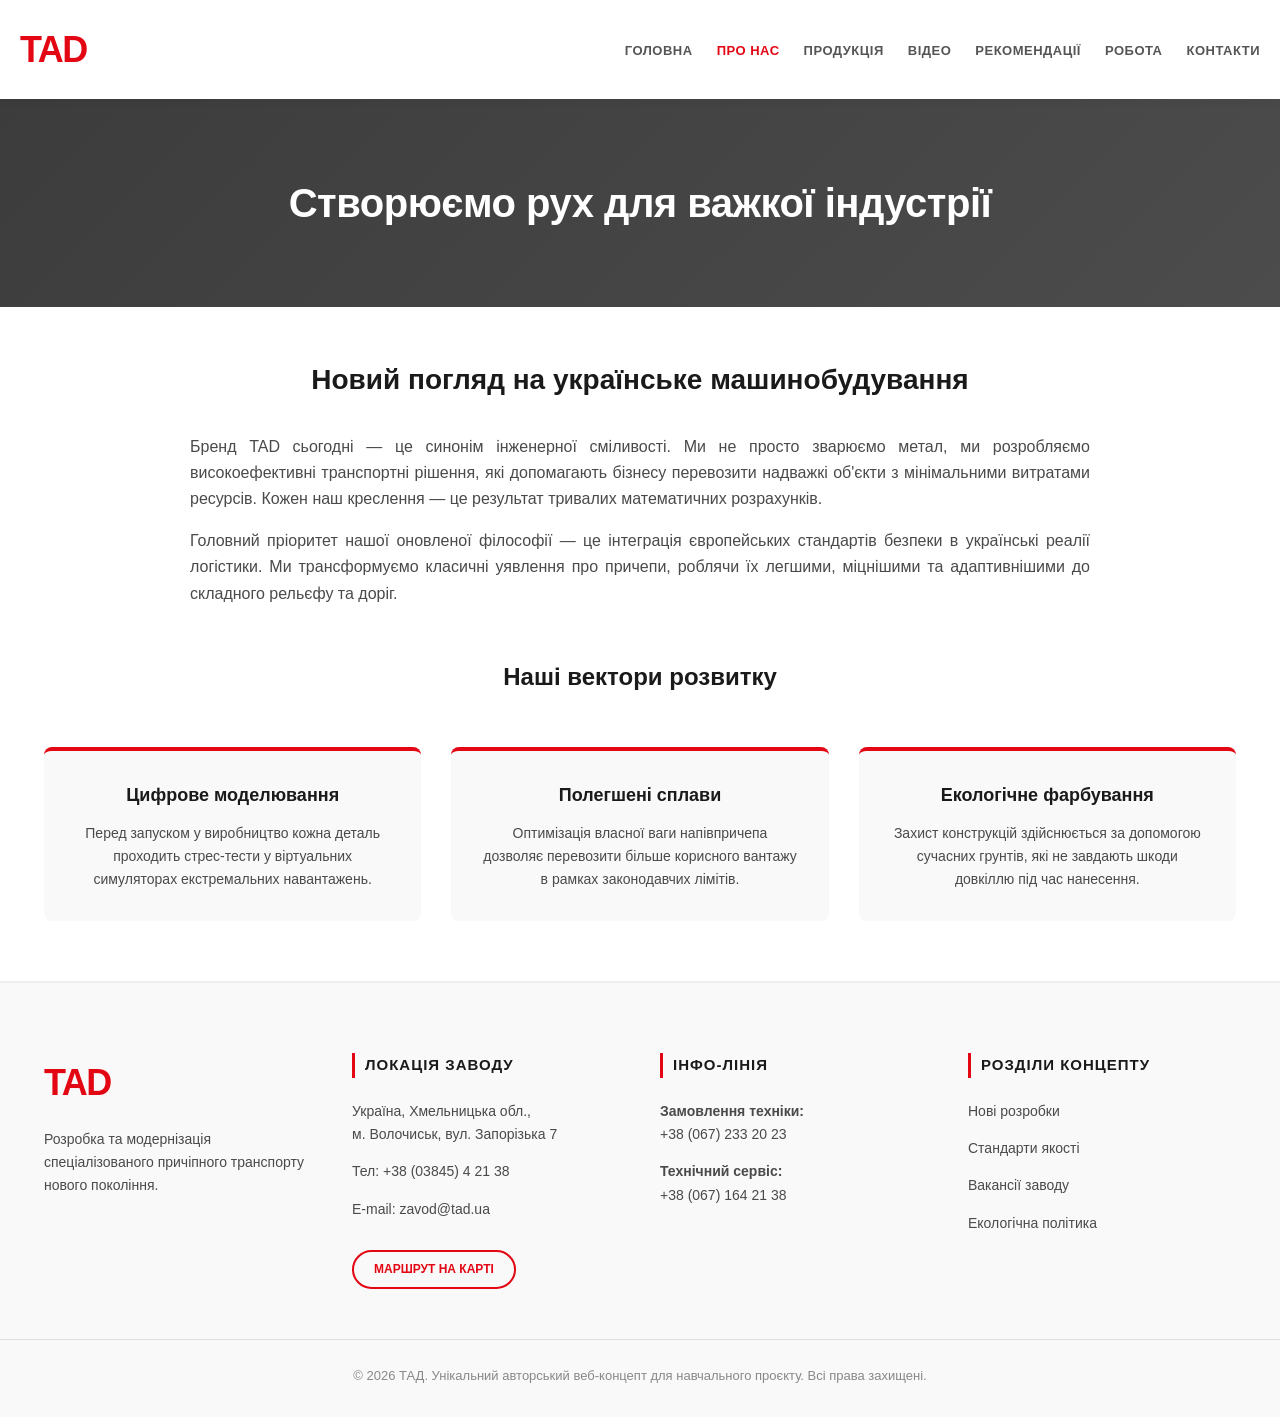
<file: about.html>
<!DOCTYPE html>
<html lang="uk">
<head>
    <meta charset="UTF-8">
    <meta name="viewport" content="width=device-width, initial-scale=1.0">
    <title>Філософія бренду — TAD Concept</title>
    <link rel="Stylesheet" href="style.css">
    <style>
        .about-hero {
            background: linear-gradient(135deg, rgba(26,26,26,0.85) 0%, rgba(0,0,0,0.7) 100%), 
                        url('https://picsum.photos/1200/400?grayscale') no-repeat center center/cover;
            padding: 80px 0;
            text-align: center;
            color: #fff;
        }
        .features-grid {
            display: grid;
            grid-template-columns: repeat(auto-fit, minmax(250px, 1fr));
            gap: 30px;
            margin: 50px 0;
        }
        .feature-card {
            background: var(--bg-light);
            padding: 30px;
            border-radius: 8px;
            border-top: 4px solid var(--brand-red);
            text-align: center;
        }
        .feature-card h4 {
            font-size: 18px;
            margin-bottom: 12px;
            font-weight: 700;
        }
    </style>
</head>
<body>

    <!-- Хедер -->
    <header class="tad-header">
        <div class="wrapper header-container">
            <div class="brand-logo">TAD</div>
            <nav>
                <ul class="navigation-menu">
                    <li><a href="index.html">Головна</a></li>
                    <li><a href="about.html" style="color: var(--brand-red);">Про нас</a></li>
                    <li><a href="products.html">Продукція</a></li>
                    <li><a href="video.html">Відео</a></li>
                    <li><a href="recommendations.html">Рекомендації</a></li>
                    <li><a href="careers.html">Робота</a></li>
                    <li><a href="contacts.html">Контакти</a></li>
                </ul>
            </nav>
        </div>
    </header>

    <!-- Банер -->
    <section class="about-hero">
        <div class="wrapper">
            <h1 class="hero-title" style="font-size: 2.5rem; margin-bottom: 0;">Створюємо рух для важкої індустрії</h1>
        </div>
    </section>

    <main class="wrapper">
        <!-- Альтернативний текст про компанію -->
        <article class="info-block" style="margin-top: 50px; margin-bottom: 50px;">
            <h2>Новий погляд на українське машинобудування</h2>
            <p style="margin-bottom: 15px;">Бренд TAD сьогодні — це синонім інженерної сміливості. Ми не просто зварюємо метал, ми розробляємо високоефективні транспортні рішення, які допомагають бізнесу перевозити надважкі об'єкти з мінімальними витратами ресурсів. Кожен наш креслення — це результат тривалих математичних розрахунків.</p>
            <p>Головний пріоритет нашої оновленої філософії — це інтеграція європейських стандартів безпеки в українські реалії логістики. Ми трансформуємо класичні уявлення про причепи, роблячи їх легшими, міцнішими та адаптивнішими до складного рельєфу та доріг.</p>
        </article>

        <!-- Нова сітка переваг -->
        <section style="margin-bottom: 60px;">
            <h2 style="text-align: center; font-weight: 800; margin-bottom: 30px;">Наші вектори розвитку</h2>
            <div class="features-grid">
                <div class="feature-card">
                    <h4>Цифрове моделювання</h4>
                    <p style="font-size: 14px; color: var(--text-gray);">Перед запуском у виробництво кожна деталь проходить стрес-тести у віртуальних симуляторах екстремальних навантажень.</p>
                </div>
                <div class="feature-card">
                    <h4>Полегшені сплави</h4>
                    <p style="font-size: 14px; color: var(--text-gray);">Оптимізація власної ваги напівпричепа дозволяє перевозити більше корисного вантажу в рамках законодавчих лімітів.</p>
                </div>
                <div class="feature-card">
                    <h4>Екологічне фарбування</h4>
                    <p style="font-size: 14px; color: var(--text-gray);">Захист конструкцій здійснюється за допомогою сучасних грунтів, які не завдають шкоди довкіллю під час нанесення.</p>
                </div>
            </div>
        </section>
    </main>

    <!-- Перероблений Футер -->
    <footer class="site-footer">
        <div class="wrapper footer-layout">
            <div class="footer-column">
                <div class="brand-logo" style="margin-bottom: 15px;">TAD</div>
                <p style="font-size: 14px; color: var(--text-gray);">Розробка та модернізація спеціалізованого причіпного транспорту нового покоління.</p>
            </div>
            <div class="footer-column">
                <div class="footer-caption">Локація заводу</div>
                <ul class="footer-list">
                    <li>Україна, Хмельницька обл.,<br>м. Волочиськ, вул. Запорізька 7</li>
                    <li><a href="tel:+380384542138">Тел: +38 (03845) 4 21 38</a></li>
                    <li><a href="mailto:zavod@tad.ua">E-mail: zavod@tad.ua</a></li>
                </ul>
                <a href="#" class="map-trigger">Маршрут на карті</a>
            </div>
            <div class="footer-column">
                <div class="footer-caption">Інфо-лінія</div>
                <ul class="footer-list">
                    <li><strong>Замовлення техніки:</strong><br><a href="tel:+380672332023">+38 (067) 233 20 23</a></li>
                    <li><strong>Технічний сервіс:</strong><br><a href="tel:+380671642138">+38 (067) 164 21 38</a></li>
                </ul>
            </div>
            <div class="footer-column">
                <div class="footer-caption">Розділи концепту</div>
                <ul class="footer-list">
                    <li><a href="#">Нові розробки</a></li>
                    <li><a href="#">Стандарти якості</a></li>
                    <li><a href="careers.html">Вакансії заводу</a></li>
                    <li><a href="#">Екологічна політика</a></li>
                </ul>
            </div>
        </div>
        <div class="footer-copyright">
            <div class="wrapper">
                <p>&copy; 2026 ТАД. Унікальний авторський веб-концепт для навчального проєкту. Всі права захищені.</p>
            </div>
        </div>
    </footer>
</body>
</html>
</file>
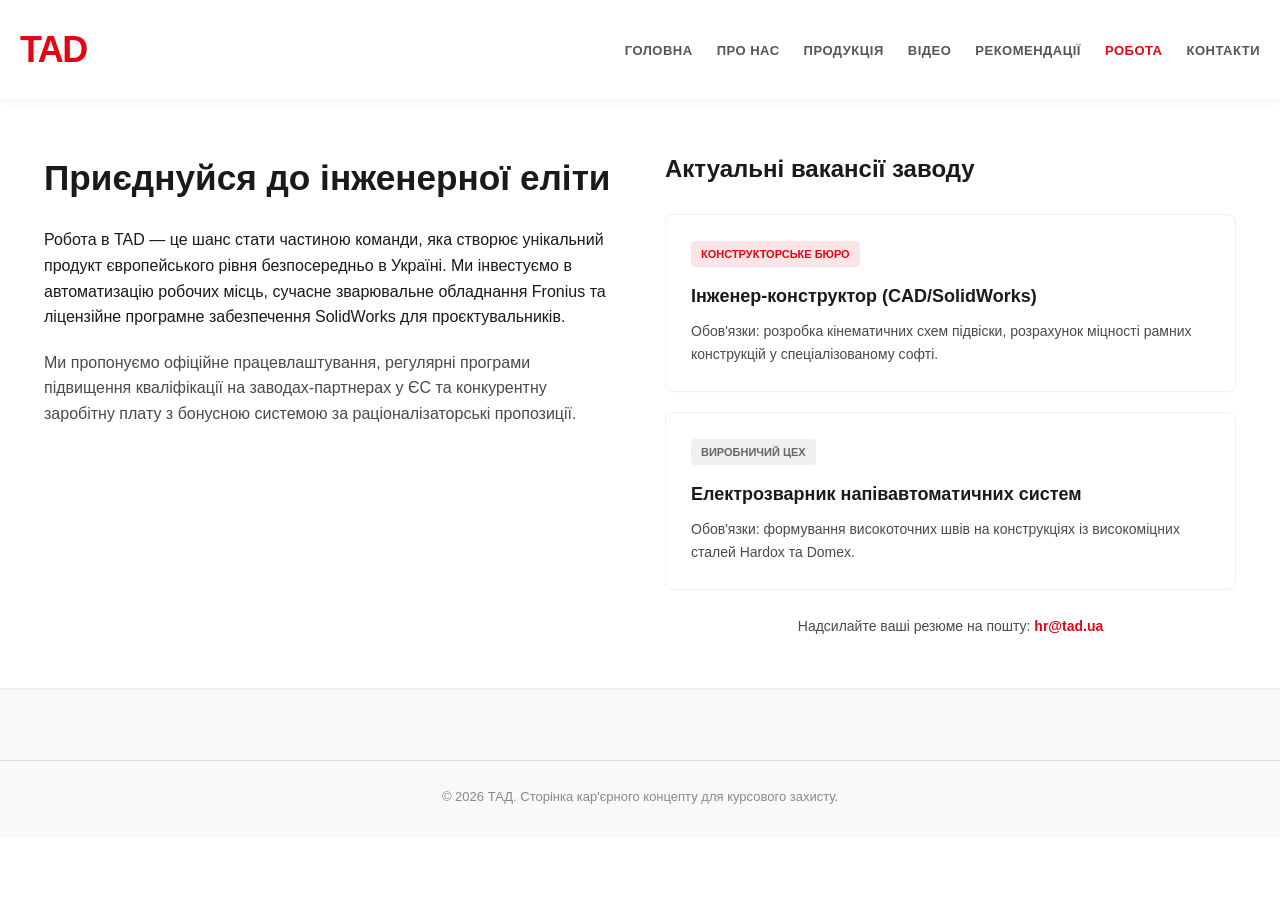
<file: careers.html>
<!DOCTYPE html>
<html lang="uk">
<head>
    <meta charset="UTF-8">
    <meta name="viewport" content="width=device-width, initial-scale=1.0">
    <title>Кар'єра в TAD Concept — Будуй майбутнє</title>
    <link rel="Stylesheet" href="style.css">
    <style>
        .career-section {
            display: grid;
            grid-template-columns: 1fr 1fr;
            gap: 50px;
            margin: 50px 0;
        }
        @media (max-width: 768px) {
            .career-section { grid-template-columns: 1fr; }
        }
        .job-card {
            background: #fff;
            padding: 25px;
            border-radius: 8px;
            border: 1px solid #eef0f2;
            margin-bottom: 20px;
            box-shadow: 0 2px 6px rgba(0,0,0,0.01);
        }
        .job-card h3 {
            font-size: 18px;
            font-weight: 700;
            color: var(--brand-dark);
            margin-bottom: 8px;
        }
        .job-tag {
            display: inline-block;
            background: #f0f0f0;
            padding: 4px 10px;
            font-size: 11px;
            font-weight: 700;
            text-transform: uppercase;
            border-radius: 4px;
            margin-bottom: 15px;
            color: #666;
        }
    </style>
</head>
<body>

    <!-- Хедер -->
    <header class="tad-header">
        <div class="wrapper header-container">
            <div class="brand-logo">TAD</div>
            <nav>
                <ul class="navigation-menu">
                    <li><a href="index.html">Головна</a></li>
                    <li><a href="about.html">Про нас</a></li>
                    <li><a href="products.html">Продукція</a></li>
                    <li><a href="video.html">Відео</a></li>
                    <li><a href="recommendations.html">Рекомендації</a></li>
                    <li><a href="careers.html" style="color: var(--brand-red);">Робота</a></li>
                    <li><a href="contacts.html">Контакти</a></li>
                </ul>
            </nav>
        </div>
    </header>

    <main class="wrapper">
        <div class="career-section">
            
            <!-- Ліва колонка: Чому ми -->
            <div>
                <h1 style="font-weight: 900; margin-bottom: 20px; font-size: 2.2rem;">Приєднуйся до інженерної еліти</h1>
                <p style="line-height: 1.6; margin-bottom: 20px;">Робота в TAD — це шанс стати частиною команди, яка створює унікальний продукт європейського рівня безпосередньо в Україні. Ми інвестуємо в автоматизацію робочих місць, сучасне зварювальне обладнання Fronius та ліцензійне програмне забезпечення SolidWorks для проєктувальників.</p>
                <p style="line-height: 1.6; color: var(--text-gray);">Ми пропонуємо офіційне працевлаштування, регулярні програми підвищення кваліфікації на заводах-партнерах у ЄС та конкурентну заробітну плату з бонусною системою за раціоналізаторські пропозиції.</p>
            </div>

            <!-- Права колонка: Відкриті позиції -->
            <div>
                <h2 style="font-weight: 800; margin-bottom: 25px;">Актуальні вакансії заводу</h2>
                
                <!-- Вакансія 1 -->
                <div class="job-card">
                    <span class="job-tag" style="background: rgba(223, 6, 19, 0.1); color: var(--brand-red);">Конструкторське Бюро</span>
                    <h3>Інженер-конструктор (CAD/SolidWorks)</h3>
                    <p style="font-size: 14px; color: var(--text-gray);">Обов'язки: розробка кінематичних схем підвіски, розрахунок міцності рамних конструкцій у спеціалізованому софті.</p>
                </div>

                <!-- Вакансія 2 -->
                <div class="job-card">
                    <span class="job-tag">Виробничий цех</span>
                    <h3>Електрозварник напівавтоматичних систем</h3>
                    <p style="font-size: 14px; color: var(--text-gray);">Обов'язки: формування високоточних швів на конструкціях із високоміцних сталей Hardox та Domex.</p>
                </div>

                <p style="text-align: center; font-size: 14px; color: var(--text-gray); margin-top: 25px;">
                    Надсилайте ваші резюме на пошту: <a href="mailto:hr@tad.ua" style="font-weight: 700; color: var(--brand-red);">hr@tad.ua</a>
                </p>
            </div>

        </div>
    </main>

    <footer class="site-footer">
        <div class="footer-copyright"><div class="wrapper"><p>&copy; 2026 ТАД. Сторінка кар'єрного концепту для курсового захисту.</p></div></div>
    </footer>
</body>
</html>
</file>
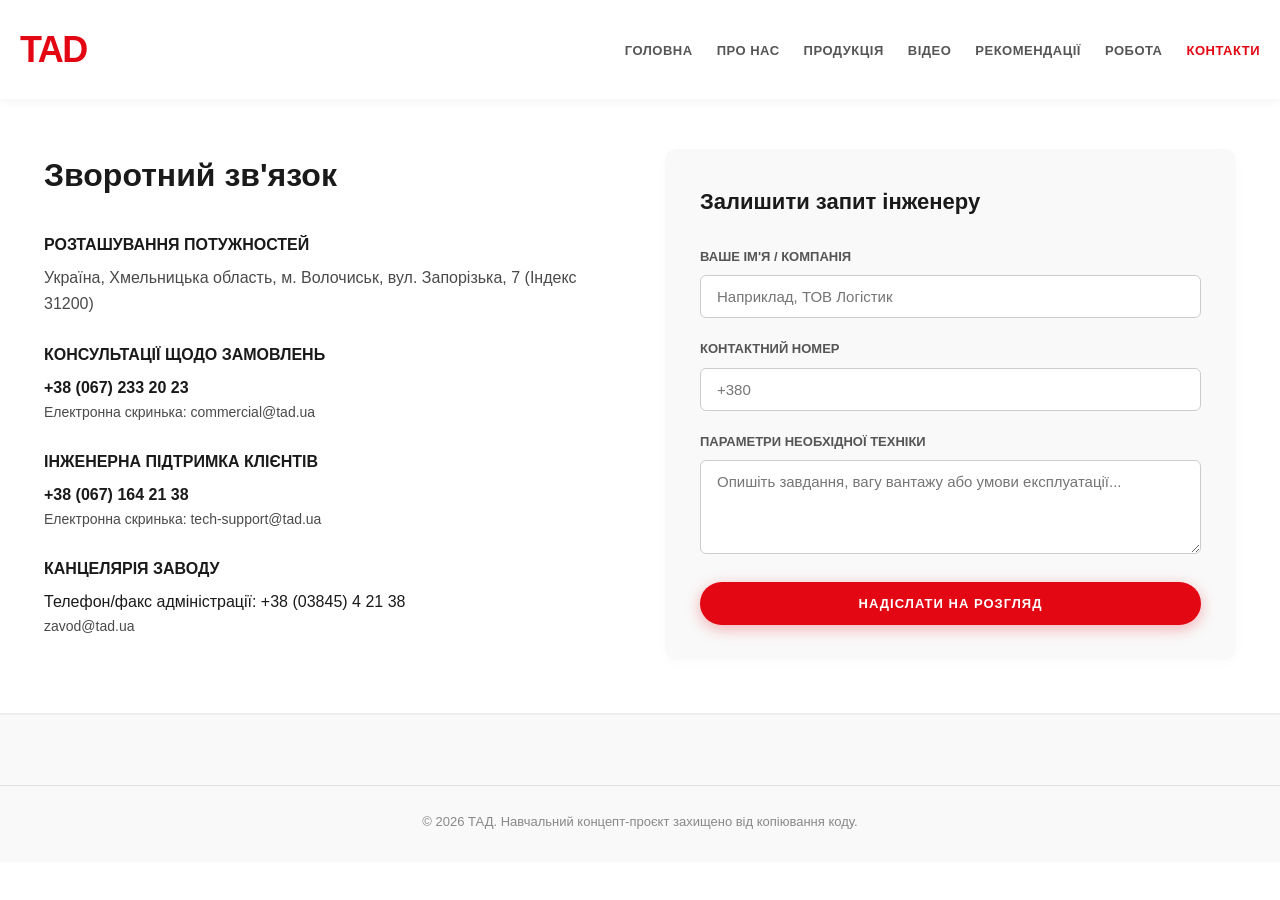
<file: contacts.html>
<!DOCTYPE html>
<html lang="uk">
<head>
    <meta charset="UTF-8">
    <meta name="viewport" content="width=device-width, initial-scale=1.0">
    <title>Контакти — TAD Concept</title>
    <link rel="Stylesheet" href="style.css">
    <style>
        .contacts-container {
            display: grid;
            grid-template-columns: repeat(auto-fit, minmax(320px, 1fr));
            gap: 50px;
            margin: 50px 0;
        }
        .contact-form {
            background: var(--bg-light);
            padding: 35px;
            border-radius: 12px;
            box-shadow: 0 4px 15px rgba(0,0,0,0.02);
        }
        .form-group {
            margin-bottom: 20px;
        }
        .form-group label {
            display: block;
            font-size: 13px;
            font-weight: 700;
            text-transform: uppercase;
            margin-bottom: 8px;
            color: #555;
        }
        .form-group input, .form-group textarea {
            width: 100%;
            padding: 12px 16px;
            border: 1px solid #ccc;
            border-radius: 6px;
            font-family: inherit;
            font-size: 15px;
            transition: var(--transition-smooth);
        }
        .form-group input:focus, .form-group textarea:focus {
            outline: none;
            border-color: var(--brand-red);
            box-shadow: 0 0 0 3px rgba(223, 6, 19, 0.15);
        }
        .dept-contact {
            margin-bottom: 25px;
        }
        .dept-contact h3 {
            font-size: 16px;
            font-weight: 800;
            text-transform: uppercase;
            color: var(--brand-dark);
            margin-bottom: 6px;
        }
    </style>
</head>
<body>

    <!-- Хедер -->
    <header class="tad-header">
        <div class="wrapper header-container">
            <div class="brand-logo">TAD</div>
            <nav>
                <ul class="navigation-menu">
                    <li><a href="index.html">Головна</a></li>
                    <li><a href="about.html">Про нас</a></li>
                    <li><a href="products.html">Продукція</a></li>
                    <li><a href="video.html">Відео</a></li>
                    <li><a href="recommendations.html">Рекомендації</a></li>
                    <li><a href="careers.html">Робота</a></li>
                    <li><a href="contacts.html" style="color: var(--brand-red);">Контакти</a></li>
                </ul>
            </nav>
        </div>
    </header>

    <main class="wrapper">
        <div class="contacts-container">
            
            <!-- Інформаційне крило -->
            <div>
                <h1 style="font-weight: 900; margin-bottom: 30px;">Зворотний зв'язок</h1>
                
                <div class="dept-contact">
                    <h3>Розташування потужностей</h3>
                    <p style="color: var(--text-gray);">Україна, Хмельницька область, м. Волочиськ, вул. Запорізька, 7 (Індекс 31200)</p>
                </div>

                <div class="dept-contact">
                    <h3>Консультації щодо замовлень</h3>
                    <p><a href="tel:+380672332023" style="font-weight: 700;">+38 (067) 233 20 23</a></p>
                    <p style="color: var(--text-gray); font-size: 14px;">Електронна скринька: commercial@tad.ua</p>
                </div>

                <div class="dept-contact">
                    <h3>Інженерна підтримка клієнтів</h3>
                    <p><a href="tel:+380671642138" style="font-weight: 700;">+38 (067) 164 21 38</a></p>
                    <p style="color: var(--text-gray); font-size: 14px;">Електронна скринька: tech-support@tad.ua</p>
                </div>

                <div class="dept-contact">
                    <h3>Канцелярія заводу</h3>
                    <p>Телефон/факс адміністрації: +38 (03845) 4 21 38</p>
                    <p style="color: var(--text-gray); font-size: 14px;">zavod@tad.ua</p>
                </div>
            </div>

            <!-- Форма зв'язку -->
            <div>
                <form class="contact-form" action="#" method="POST">
                    <h2 style="font-weight: 800; margin-bottom: 25px; font-size: 22px;">Залишити запит інженеру</h2>
                    
                    <div class="form-group">
                        <label for="name">Ваше ім'я / Компанія</label>
                        <input type="text" id="name" required placeholder="Наприклад, ТОВ Логістик">
                    </div>

                    <div class="form-group">
                        <label for="phone">Контактний номер</label>
                        <input type="tel" id="phone" required placeholder="+380">
                    </div>

                    <div class="form-group">
                        <label for="message">Параметри необхідної техніки</label>
                        <textarea id="message" rows="4" required placeholder="Опишіть завдання, вагу вантажу або умови експлуатації..."></textarea>
                    </div>

                    <button type="submit" class="action-button" style="border: none; width: 100%; cursor: pointer;">Надіслати на розгляд</button>
                </form>
            </div>

        </div>
    </main>

    <!-- Компактний футер -->
    <footer class="site-footer">
        <div class="footer-copyright">
            <div class="wrapper">
                <p>&copy; 2026 ТАД. Навчальний концепт-проєкт захищено від копіювання коду.</p>
            </div>
        </div>
    </footer>
</body>
</html>
</file>
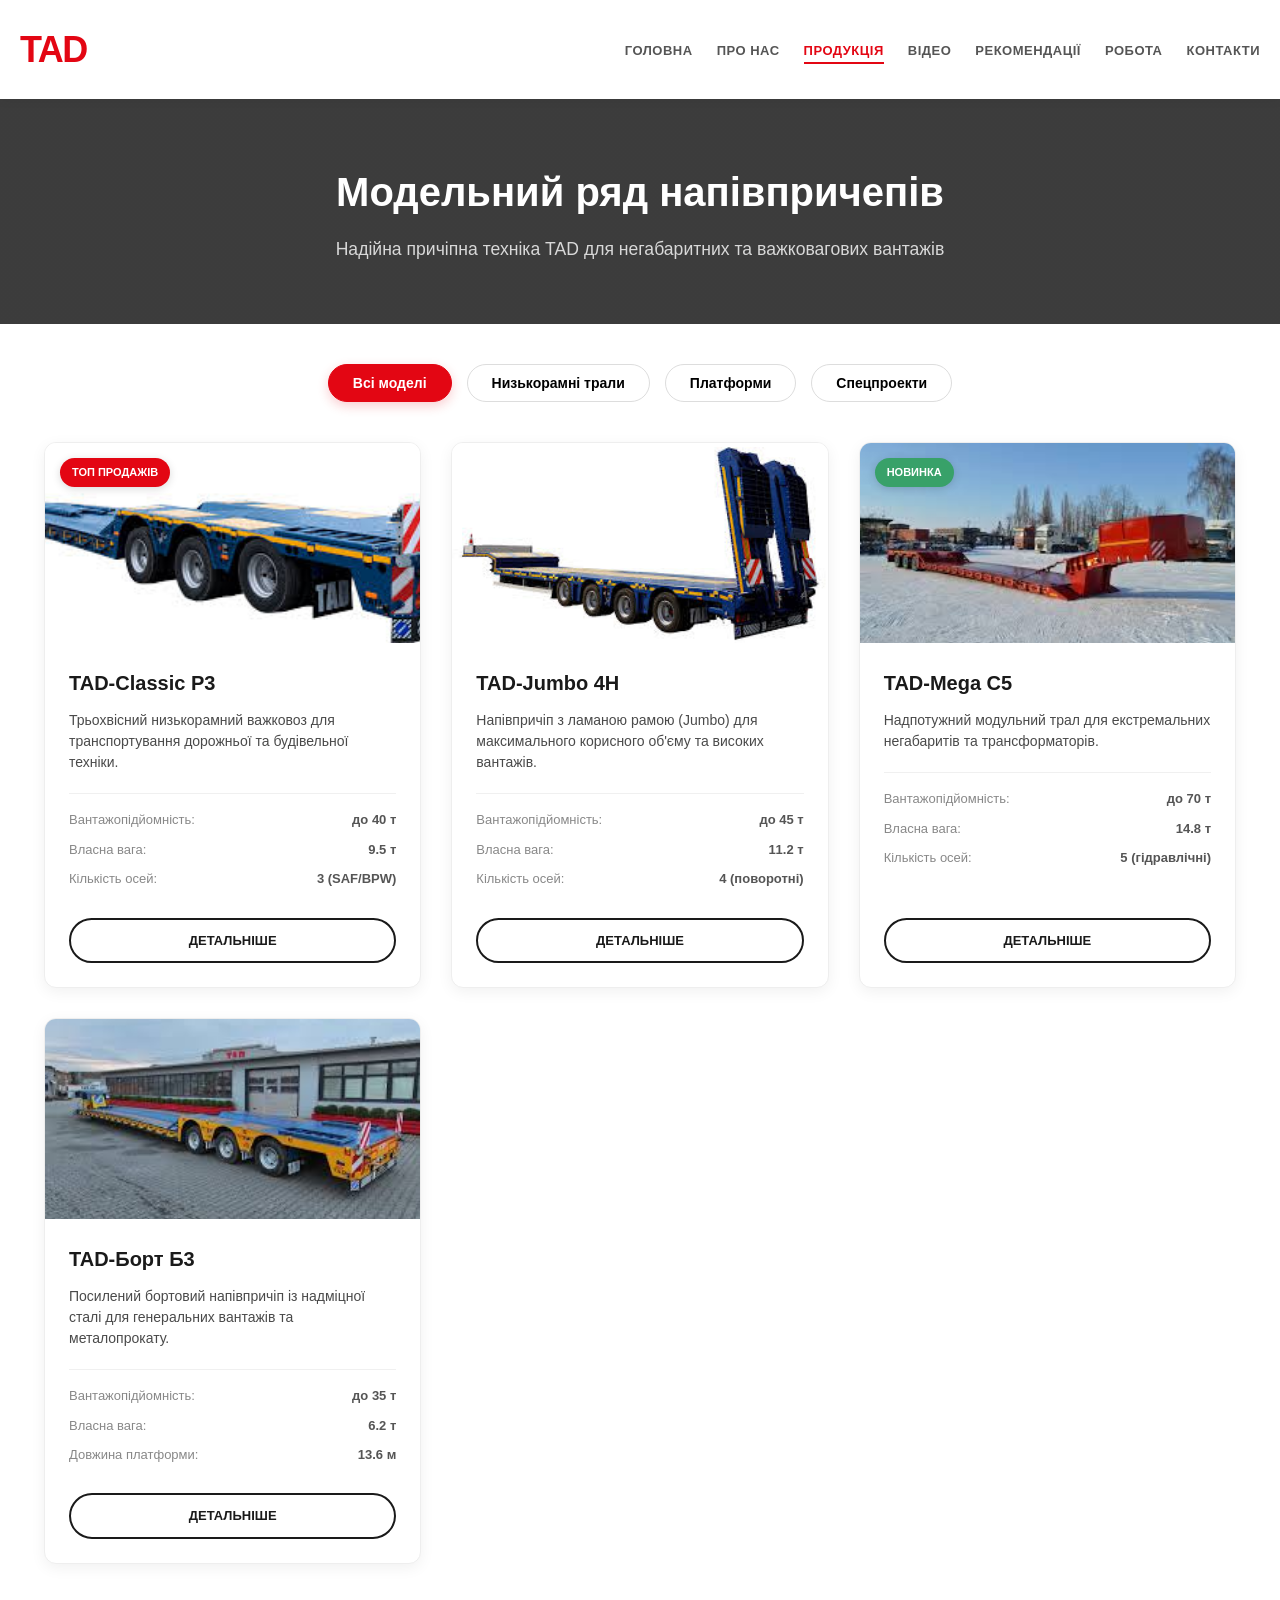
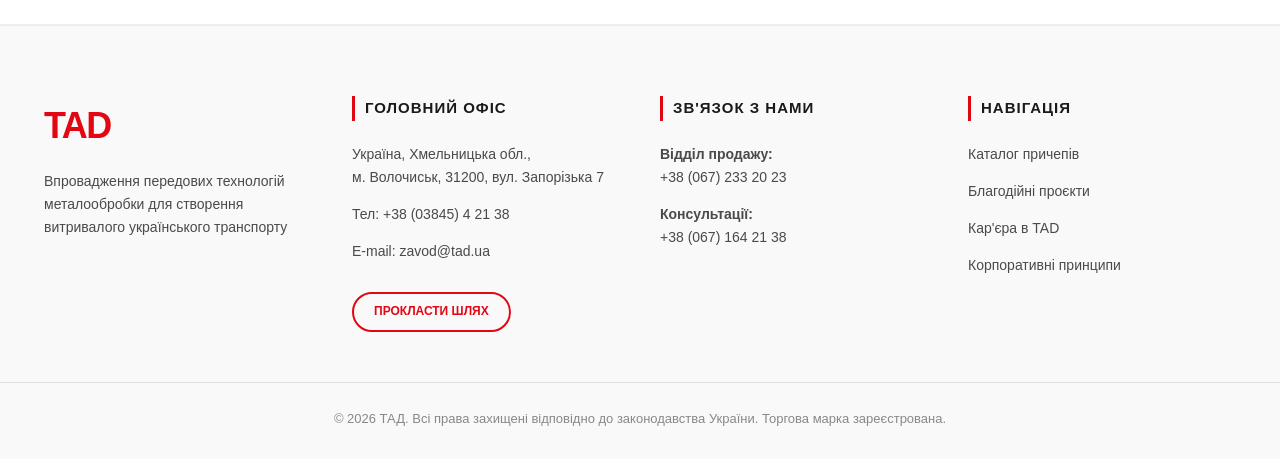
<file: model-range.html>
<!DOCTYPE html>
<html lang="uk">
<head>
    <meta charset="UTF-8">
    <meta name="viewport" content="width=device-width, initial-scale=1.0">
    <title>Модельний ряд — TAD Спецтехніка</title>
    <link rel="Stylesheet" href="style.css">
</head>
<body>

    <!-- Хедер -->
    <header class="tad-header">
        <div class="wrapper header-container">
            <div class="brand-logo">TAD</div>
            <nav>
                <ul class="navigation-menu">
                    <li><a href="index.html">Головна</a></li>
                    <li><a href="about.html">Про нас</a></li>
                    <li><a href="products.html" class="active-nav-link">Продукція</a></li>
                    <li><a href="video.html">Відео</a></li>
                    <li><a href="recommendations.html">Рекомендації</a></li>
                    <li><a href="careers.html">Робота</a></li>
                    <li><a href="contacts">Контакти</a></li>
                </ul>
            </nav>
        </div>
    </header>

    <!-- Промо-шапка сторінки -->
    <section class="page-hero">
        <div class="wrapper">
            <h1 class="page-title">Модельний ряд напівпричепів</h1>
            <p class="page-subtitle">Надійна причіпна техніка TAD для негабаритних та важковагових вантажів</p>
        </div>
    </section>

    <main class="wrapper main-content">
        
        <!-- Панель категорій/фільтрів -->
        <div class="catalog-filter">
            <button class="filter-btn active">Всі моделі</button>
            <button class="filter-btn">Низькорамні трали</button>
            <button class="filter-btn">Платформи</button>
            <button class="filter-btn">Спецпроекти</button>
        </div>

        <!-- Сітка товарів -->
        <section class="products-grid">
            
            <!-- Картка 1 -->
            <div class="product-card">
                <div class="product-badge">Топ продажів</div>
                <div class="product-image">
                    <img src="assets/tral.jpg" alt="TAD Classic">
                </div>
                <div class="product-info">
                    <h3 class="product-name">TAD-Classic P3</h3>
                    <p class="product-desc">Трьохвісний низькорамний важковоз для транспортування дорожньої та будівельної техніки.</p>
                    <ul class="specs-list">
                        <li><span>Вантажопідйомність:</span> <strong>до 40 т</strong></li>
                        <li><span>Власна вага:</span> <strong>9.5 т</strong></li>
                        <li><span>Кількість осей:</span> <strong>3 (SAF/BPW)</strong></li>
                    </ul>
                    <div class="product-footer">
                        <a href="#" class="detail-button">Детальніше</a>
                    </div>
                </div>
            </div>

            <!-- Картка 2 -->
            <div class="product-card">
                <div class="product-image">
                    <img src="assets/h4.jpg" alt="TAD Jumbo">
                </div>
                <div class="product-info">
                    <h3 class="product-name">TAD-Jumbo 4Н</h3>
                    <p class="product-desc">Напівпричіп з ламаною рамою (Jumbo) для максимального корисного об'єму та високих вантажів.</p>
                    <ul class="specs-list">
                        <li><span>Вантажопідйомність:</span> <strong>до 45 т</strong></li>
                        <li><span>Власна вага:</span> <strong>11.2 т</strong></li>
                        <li><span>Кількість осей:</span> <strong>4 (поворотні)</strong></li>
                    </ul>
                    <div class="product-footer">
                        <a href="#" class="detail-button">Детальніше</a>
                    </div>
                </div>
            </div>

            <!-- Картка 3 -->
            <div class="product-card">
                <div class="product-badge budget">Новинка</div>
                <div class="product-image">
                    <img src="assets/card3.jpg" alt="TAD Mega">
                </div>
                <div class="product-info">
                    <h3 class="product-name">TAD-Mega С5</h3>
                    <p class="product-desc">Надпотужний модульний трал для екстремальних негабаритів та трансформаторів.</p>
                    <ul class="specs-list">
                        <li><span>Вантажопідйомність:</span> <strong>до 70 т</strong></li>
                        <li><span>Власна вага:</span> <strong>14.8 т</strong></li>
                        <li><span>Кількість осей:</span> <strong>5 (гідравлічні)</strong></li>
                    </ul>
                    <div class="product-footer">
                        <a href="#" class="detail-button">Детальніше</a>
                    </div>
                </div>
            </div>

            <!-- Картка 4 -->
            <div class="product-card">
                <div class="product-image">
                    <img src="assets/card4.jpg" alt="TAD Trailer">
                </div>
                <div class="product-info">
                    <h3 class="product-name">TAD-Борт Б3</h3>
                    <p class="product-desc">Посилений бортовий напівпричіп із надміцної сталі для генеральних вантажів та металопрокату.</p>
                    <ul class="specs-list">
                        <li><span>Вантажопідйомність:</span> <strong>до 35 т</strong></li>
                        <li><span>Власна вага:</span> <strong>6.2 т</strong></li>
                        <li><span>Довжина платформи:</span> <strong>13.6 м</strong></li>
                    </ul>
                    <div class="product-footer">
                        <a href="#" class="detail-button">Детальніше</a>
                    </div>
                </div>
            </div>

        </section>
    </main>

    <!-- Футер -->
    <footer class="site-footer">
        <div class="wrapper footer-layout">
            <!-- Блок 1 -->
            <div class="footer-column">
                <div class="brand-logo" style="margin-bottom: 15px;">TAD</div>
                <p style="font-size: 14px; color: var(--text-gray);">Впровадження передових технологій металообробки для створення витривалого українського транспорту</p>
            </div>
            <!-- Блок 2 -->
            <div class="footer-column">
                <div class="footer-caption">Головний офіс</div>
                <ul class="footer-list">
                    <li>Україна, Хмельницька обл.,<br>м. Волочиськ, 31200, вул. Запорізька 7</li>
                    <li><a href="tel:+380384542138">Тел: +38 (03845) 4 21 38</a></li>
                    <li><a href="mailto:zavod@tad.ua">E-mail: zavod@tad.ua</a></li>
                </ul>
                <a href="#" class="map-trigger">Прокласти шлях</a>
            </div>
            <!-- Блок 3 -->
            <div class="footer-column">
                <div class="footer-caption">Зв'язок з нами</div>
                <ul class="footer-list">
                    <li><strong>Відділ продажу:</strong><br><a href="tel:+380672332023">+38 (067) 233 20 23</a></li>
                    <li><strong>Консультації:</strong><br><a href="tel:+380671642138">+38 (067) 164 21 38</a></li>
                </ul>
            </div>
            <!-- Блок 4 -->
            <div class="footer-column">
                <div class="footer-caption">Навігація</div>
                <ul class="footer-list">
                    <li><a href="products.html">Каталог причепів</a></li>
                    <li><a href="#">Благодійні проєкти</a></li>
                    <li><a href="#">Кар'єра в TAD</a></li>
                    <li><a href="#">Корпоративні принципи</a></li>
                </ul>
            </div>
        </div>
        <div class="footer-copyright">
            <div class="wrapper">
                <p>&copy; 2026 ТАД. Всі права захищені відповідно до законодавства України. Торгова марка зареєстрована.</p>
            </div>
        </div>
    </footer>

</body>
</html>
</file>
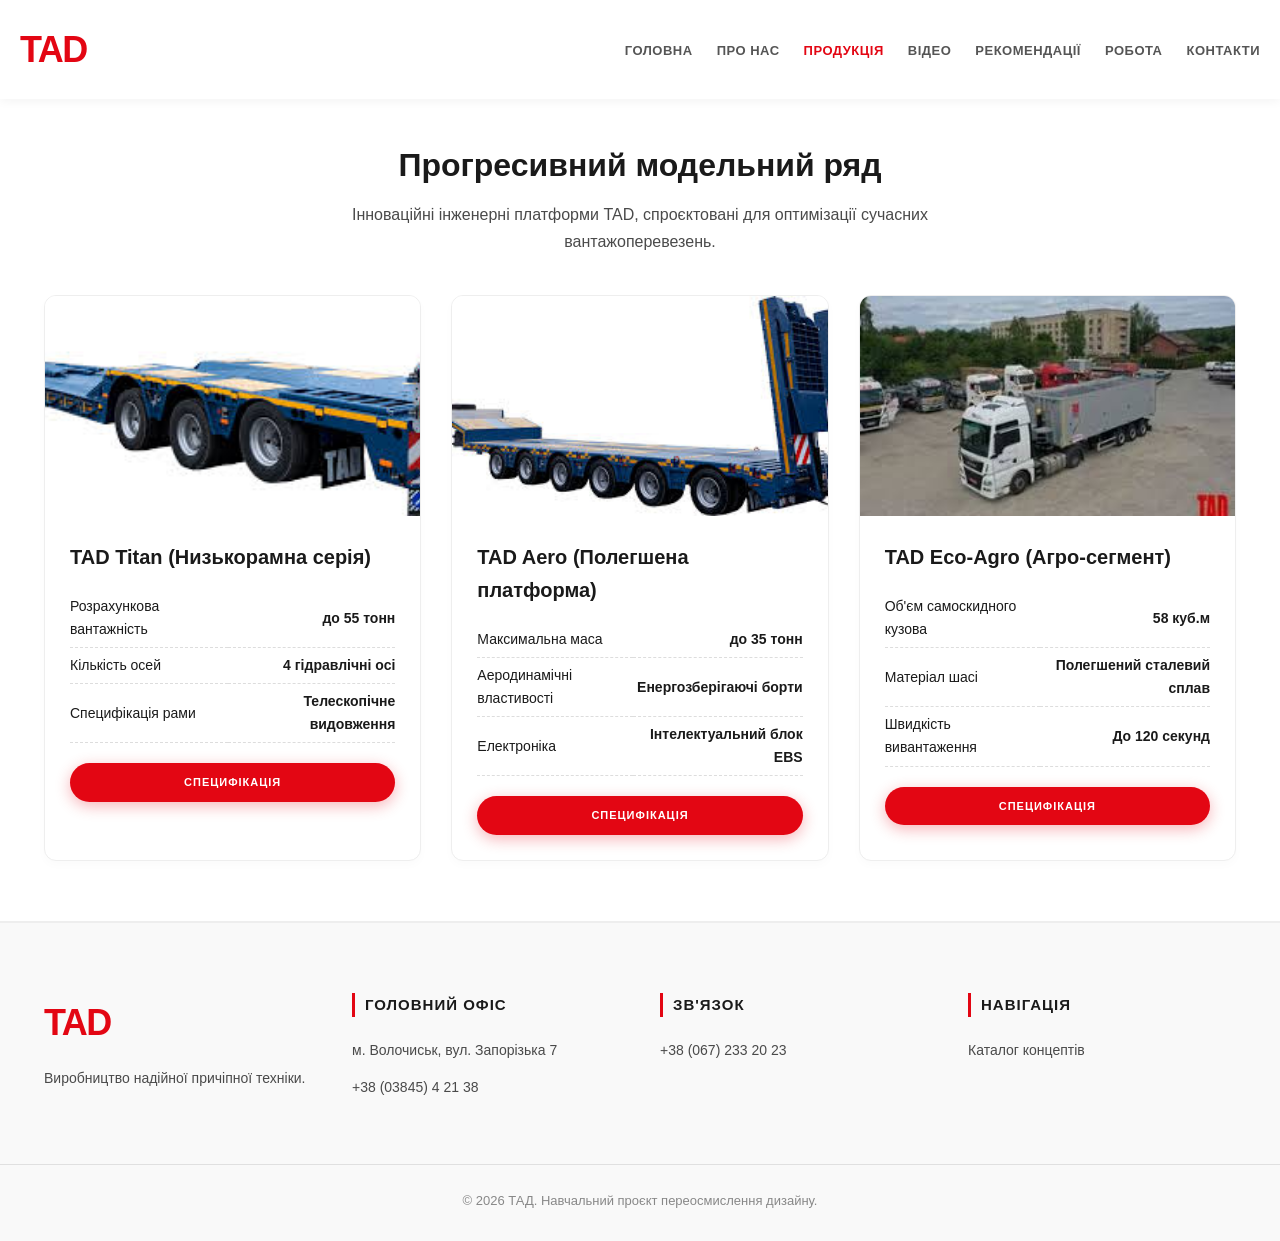
<file: products.html>
<!DOCTYPE html>
<html lang="uk">
<head>
    <meta charset="UTF-8">
    <meta name="viewport" content="width=device-width, initial-scale=1.0">
    <title>Модельний ряд — TAD Concept</title>
    <link rel="Stylesheet" href="style.css">
    <style>
        .catalog-grid {
            display: grid;
            grid-template-columns: repeat(auto-fit, minmax(350px, 1fr));
            gap: 30px;
            margin: 40px 0;
        }
        .product-card {
            background: #fff;
            border: 1px solid #eee;
            border-radius: 12px;
            overflow: hidden;
            box-shadow: 0 4px 10px rgba(0,0,0,0.02);
            transition: var(--transition-smooth);
        }
        .product-card:hover {
            transform: translateY(-5px);
            box-shadow: 0 8px 25px rgba(0,0,0,0.08);
        }
        .product-img {
            width: 100%;
            height: 220px;
            object-fit: cover;
        }
        .product-info {
            padding: 25px;
        }
        .product-info h3 {
            font-size: 20px;
            margin-bottom: 15px;
            font-weight: 800;
        }
        .specs-table {
            width: 100%;
            margin-bottom: 20px;
            font-size: 14px;
            border-collapse: collapse;
        }
        .specs-table td {
            padding: 6px 0;
            border-bottom: 1px dashed #ddd;
        }
        .specs-table td:last-child {
            text-align: right;
            font-weight: 600;
        }
    </style>
</head>
<body>

    <!-- Хедер -->
    <header class="tad-header">
        <div class="wrapper header-container">
            <div class="brand-logo">TAD</div>
            <nav>
                <ul class="navigation-menu">
                    <li><a href="index.html">Головна</a></li>
                    <li><a href="about.html">Про нас</a></li>
                    <li><a href="products.html" style="color: var(--brand-red);">Продукція</a></li>
                    <li><a href="video.html">Відео</a></li>
                    <li><a href="recommendations.html">Рекомендації</a></li>
                    <li><a href="careers.html">Робота</a></li>
                    <li><a href="contacts.html">Контакти</a></li>
                </ul>
            </nav>
        </div>
    </header>

    <main class="wrapper" style="margin-top: 40px;">
        <h1 style="font-weight: 900; text-align: center; margin-bottom: 10px;">Прогресивний модельний ряд</h1>
        <p style="text-align: center; color: var(--text-gray); max-width: 600px; margin: 0 auto 40px auto;">Інноваційні інженерні платформи TAD, спроєктовані для оптимізації сучасних вантажоперевезень.</p>

        <div class="catalog-grid">
            
            <!-- Модель 1 -->
            <div class="product-card">
                <img src="assets/завантаження (1).jpg" alt="TAD Titan" class="product-img">
                <div class="product-info">
                    <h3>TAD Titan (Низькорамна серія)</h3>
                    <table class="specs-table">
                        <tr><td>Розрахункова вантажність</td><td>до 55 тонн</td></tr>
                        <tr><td>Кількість осей</td><td>4 гідравлічні осі</td></tr>
                        <tr><td>Специфікація рами</td><td>Телескопічне видовження</td></tr>
                    </table>
                    <a href="#" class="action-button" style="padding: 10px 24px; font-size: 11px; width: 100%; text-align: center;">Специфікація</a>
                </div>
            </div>

            <!-- Модель 2 -->
            <div class="product-card">
                <img src="assets/завантаження.jpg" alt="TAD Aero" class="product-img">
                <div class="product-info">
                    <h3>TAD Aero (Полегшена платформа)</h3>
                    <table class="specs-table">
                        <tr><td>Максимальна маса</td><td>до 35 тонн</td></tr>
                        <tr><td>Аеродинамічні властивості</td><td>Енергозберігаючі борти</td></tr>
                        <tr><td>Електроніка</td><td>Інтелектуальний блок EBS</td></tr>
                    </table>
                    <a href="#" class="action-button" style="padding: 10px 24px; font-size: 11px; width: 100%; text-align: center;">Специфікація</a>
                </div>
            </div>

            <!-- Модель 3 -->
            <div class="product-card">
                <img src="assets/завантаження (2).jpg" alt="TAD Eco" class="product-img">
                <div class="product-info">
                    <h3>TAD Eco-Agro (Агро-сегмент)</h3>
                    <table class="specs-table">
                        <tr><td>Об'єм самоскидного кузова</td><td>58 куб.м</td></tr>
                        <tr><td>Матеріал шасі</td><td>Полегшений сталевий сплав</td></tr>
                        <tr><td>Швидкість вивантаження</td><td>До 120 секунд</td></tr>
                    </table>
                    <a href="#" class="action-button" style="padding: 10px 24px; font-size: 11px; width: 100%; text-align: center;">Специфікація</a>
                </div>
            </div>

        </div>
    </main>

    <footer class="site-footer" style="margin-top: 60px;">
        <div class="wrapper footer-layout">
            <div class="footer-column"><div class="brand-logo" style="margin-bottom: 15px;">TAD</div><p style="font-size: 14px; color: var(--text-gray);">Виробництво надійної причіпної техніки.</p></div>
            <div class="footer-column"><div class="footer-caption">Головний офіс</div><ul class="footer-list"><li>м. Волочиськ, вул. Запорізька 7</li><li><a href="tel:+380384542138">+38 (03845) 4 21 38</a></li></ul></div>
            <div class="footer-column"><div class="footer-caption">Зв'язок</div><ul class="footer-list"><li><a href="tel:+380672332023">+38 (067) 233 20 23</a></li></ul></div>
            <div class="footer-column"><div class="footer-caption">Навігація</div><ul class="footer-list"><li><a href="#">Каталог концептів</a></li></ul></div>
        </div>
        <div class="footer-copyright"><div class="wrapper"><p>&copy; 2026 ТАД. Навчальний проєкт переосмислення дизайну.</p></div></div>
    </footer>
</body>
</html>
</file>
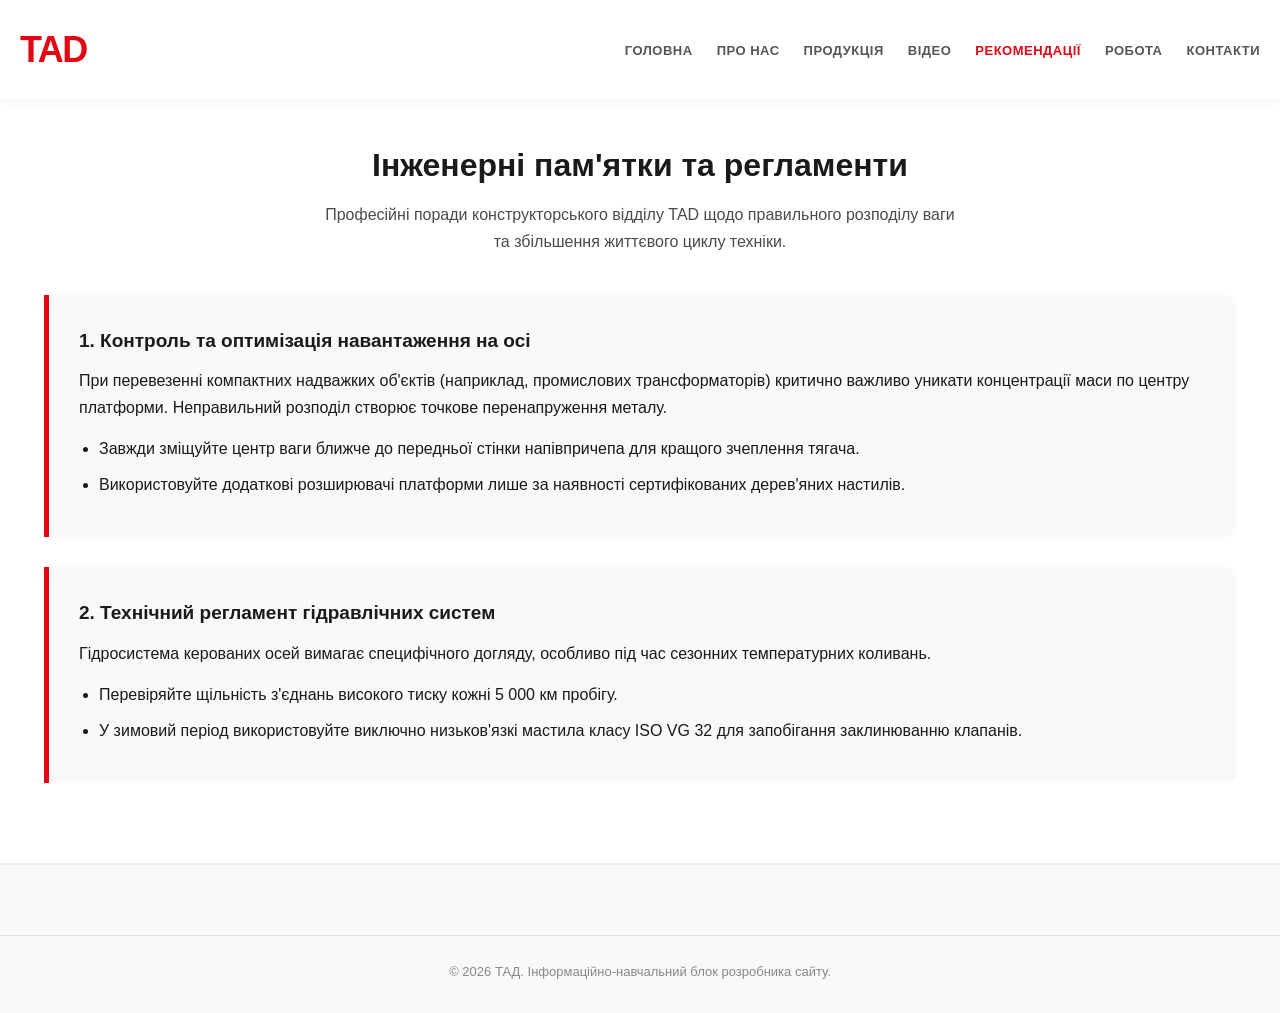
<file: recommendations.html>
<!DOCTYPE html>
<html lang="uk">
<head>
    <meta charset="UTF-8">
    <meta name="viewport" content="width=device-width, initial-scale=1.0">
    <title>Експлуатаційні рекомендації — TAD Concept</title>
    <link rel="Stylesheet" href="style.css">
    <style>
        .guide-box {
            background: var(--bg-light);
            border-left: 5px solid var(--brand-red);
            padding: 30px;
            margin: 30px 0;
            border-radius: 0 8px 8px 0;
        }
        .guide-box h3 {
            font-size: 19px;
            font-weight: 800;
            margin-bottom: 12px;
            color: var(--brand-dark);
        }
        .step-list {
            padding-left: 20px;
            margin-top: 15px;
        }
        .step-list li {
            margin-bottom: 10px;
            line-height: 1.6;
        }
    </style>
</head>
<body>

    <!-- Хедер -->
    <header class="tad-header">
        <div class="wrapper header-container">
            <div class="brand-logo">TAD</div>
            <nav>
                <ul class="navigation-menu">
                    <li><a href="index.html">Головна</a></li>
                    <li><a href="about.html">Про нас</a></li>
                    <li><a href="products.html">Продукція</a></li>
                    <li><a href="video.html">Відео</a></li>
                    <li><a href="recommendations.html" style="color: var(--brand-red);">Рекомендації</a></li>
                    <li><a href="careers.html">Робота</a></li>
                    <li><a href="contacts.html">Контакти</a></li>
                </ul>
            </nav>
        </div>
    </header>

    <main class="wrapper" style="margin-top: 40px;">
        <h1 style="font-weight: 900; text-align: center; margin-bottom: 10px;">Інженерні пам'ятки та регламенти</h1>
        <p style="text-align: center; color: var(--text-gray); max-width: 650px; margin: 0 auto 40px auto;">Професійні поради конструкторського відділу TAD щодо правильного розподілу ваги та збільшення життєвого циклу техніки.</p>

        <!-- Рекомендація 1 -->
        <div class="guide-box">
            <h3>1. Контроль та оптимізація навантаження на осі</h3>
            <p>При перевезенні компактних надважких об'єктів (наприклад, промислових трансформаторів) критично важливо уникати концентрації маси по центру платформи. Неправильний розподіл створює точкове перенапруження металу.</p>
            <ul class="step-list">
                <li>Завжди зміщуйте центр ваги ближче до передньої стінки напівпричепа для кращого зчеплення тягача.</li>
                <li>Використовуйте додаткові розширювачі платформи лише за наявності сертифікованих дерев'яних настилів.</li>
            </ul>
        </div>

        <!-- Рекомендація 2 -->
        <div class="guide-box">
            <h3>2. Технічний регламент гідравлічних систем</h3>
            <p>Гідросистема керованих осей вимагає специфічного догляду, особливо під час сезонних температурних коливань.</p>
            <ul class="step-list">
                <li>Перевіряйте щільність з'єднань високого тиску кожні 5 000 км пробігу.</li>
                <li>У зимовий період використовуйте виключно низьков'язкі мастила класу ISO VG 32 для запобігання заклинюванню клапанів.</li>
            </ul>
        </div>
    </main>

    <footer class="site-footer" style="margin-top: 80px;">
        <div class="footer-copyright"><div class="wrapper"><p>&copy; 2026 ТАД. Інформаційно-навчальний блок розробника сайту.</p></div></div>
    </footer>
</body>
</html>
</file>
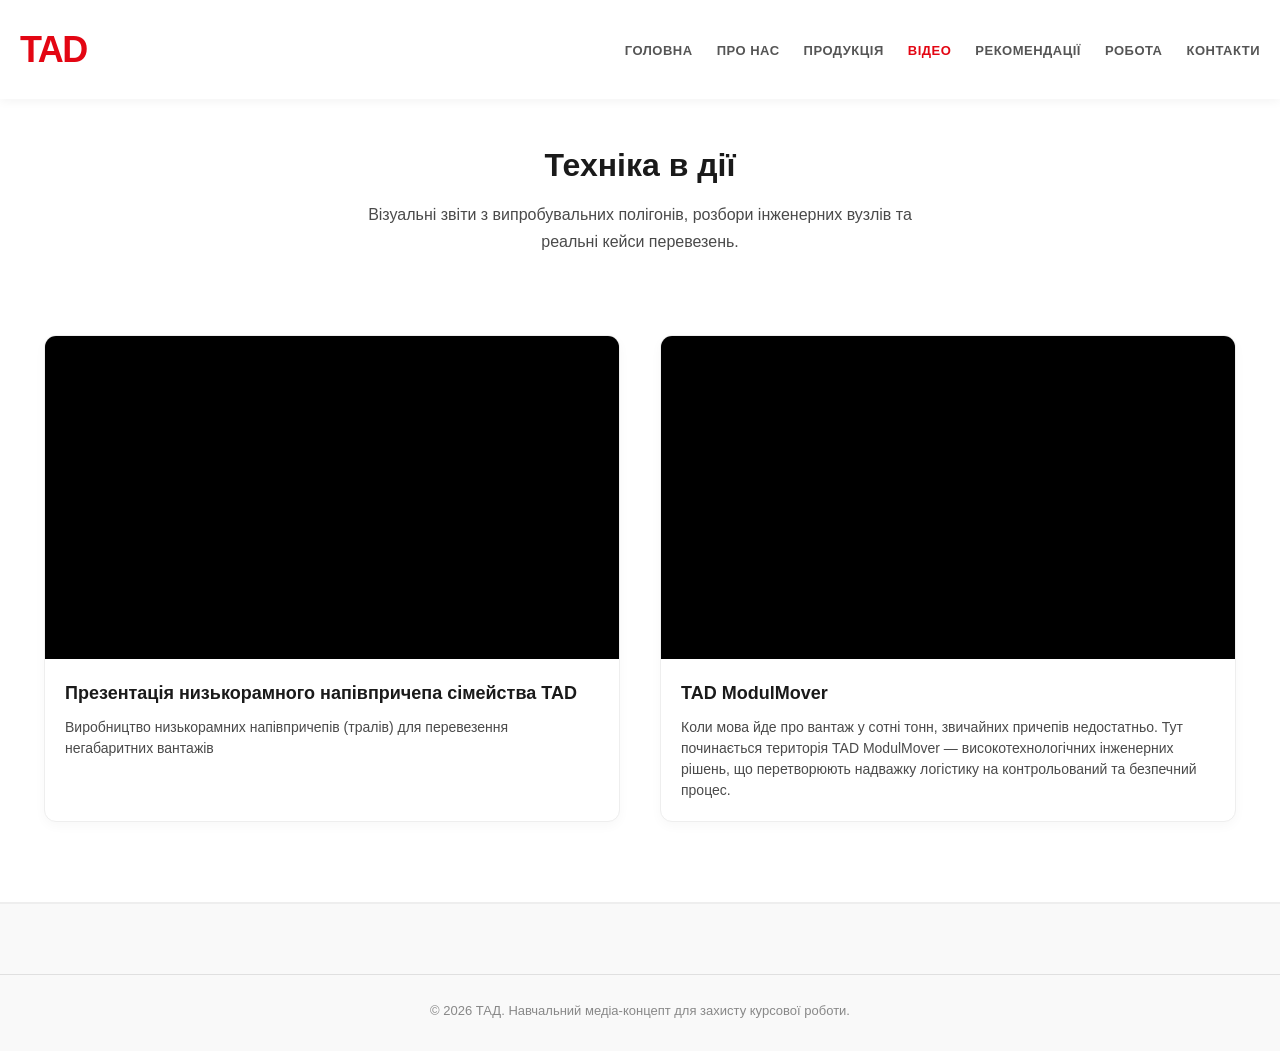
<file: video.html>
<!DOCTYPE html>
<html lang="uk">
<head>
    <meta charset="UTF-8">
    <meta name="viewport" content="width=device-width, initial-scale=1.0">
    <title>Медіа-архів та Тест-драйви — TAD Concept</title>
    <link rel="Stylesheet" href="style.css">
    <style>
        .video-container-grid {
            display: grid;
            grid-template-columns: repeat(auto-fit, minmax(450px, 1fr));
            gap: 40px;
            margin: 40px 0;
        }
        @media (max-width: 500px) {
            .video-container-grid { grid-template-columns: 1fr; }
        }
        .video-card {
            background: #fff;
            border-radius: 12px;
            overflow: hidden;
            box-shadow: 0 4px 12px rgba(0,0,0,0.03);
            border: 1px solid #eee;
        }
        .video-embed-placeholder {
            position: relative;
            width: 100%;
            height: 260px;
            background: #222;
            display: flex;
            align-items: center;
            justify-content: center;
            color: #fff;
        }
        .play-icon {
            width: 60px;
            height: 60px;
            background: var(--brand-red);
            border-radius: 50%;
            display: flex;
            align-items: center;
            justify-content: center;
            font-size: 24px;
            cursor: pointer;
            transition: var(--transition-smooth);
        }
        .play-icon:hover { transform: scale(1.1); }
        .video-meta {
            padding: 20px;
        }
        .video-meta h3 {
            font-size: 18px;
            font-weight: 800;
            margin-bottom: 8px;
        }
        .video-meta p {
            font-size: 14px;
            color: var(--text-gray);
            line-height: 1.5;
        }
    </style>
</head>
<body>

    <!-- Хедер -->
    <header class="tad-header">
        <div class="wrapper header-container">
            <div class="brand-logo">TAD</div>
            <nav>
                <ul class="navigation-menu">
                    <li><a href="index.html">Головна</a></li>
                    <li><a href="about.html">Про нас</a></li>
                    <li><a href="products.html">Продукція</a></li>
                    <li><a href="video.html" style="color: var(--brand-red);">Відео</a></li>
                    <li><a href="recommendations.html">Рекомендації</a></li>
                    <li><a href="careers.html">Робота</a></li>
                    <li><a href="contacts.html">Контакти</a></li>
                </ul>
            </nav>
        </div>
    </header>

    <main class="wrapper" style="margin-top: 40px;">
        <h1 style="font-weight: 900; text-align: center; margin-bottom: 10px;">Техніка в дії</h1>
        <p style="text-align: center; color: var(--text-gray); max-width: 600px; margin: 0 auto 40px auto;">Візуальні звіти з випробувальних полігонів, розбори інженерних вузлів та реальні кейси перевезень.</p>

        <div class="video-container-grid">
            
            <!-- Відео 1 -->
            <div class="video-container-grid">
    
    <div class="video-card">
        <div class="video-wrapper">
            <iframe width="696" height="391" src="https://www.youtube.com/embed/xHDIQEQrE9I" title="Презентація низькорамного напівпричепа сімейства TAD.Classic" frameborder="0" allow="accelerometer; autoplay; clipboard-write; encrypted-media; gyroscope; picture-in-picture; web-share" referrerpolicy="strict-origin-when-cross-origin" allowfullscreen></iframe>
        </div>
        <div class="video-meta">
            <h3>Презентація низькорамного напівпричепа сімейства TAD</h3>
            <p>Виробництво низькорамних напівпричепів (тралів) для перевезення негабаритних вантажів</p>
        </div>
    </div>

    <div class="video-card">
        <div class="video-wrapper">
            <iframe width="742" height="391" src="https://www.youtube.com/embed/HfUTqfCnrdQ" title="TAD ModulMover" frameborder="0" allow="accelerometer; autoplay; clipboard-write; encrypted-media; gyroscope; picture-in-picture; web-share" referrerpolicy="strict-origin-when-cross-origin" allowfullscreen></iframe>
        </div>
        <div class="video-meta">
            <h3>TAD ModulMover</h3>
            <p>Коли мова йде про вантаж у сотні тонн, звичайних причепів недостатньо. Тут починається територія TAD ModulMover — високотехнологічних інженерних рішень, що перетворюють надважку логістику на контрольований та безпечний процес.</p>
        </div>
    </div>

</div>
    </main>

    <footer class="site-footer">
        <div class="footer-copyright"><div class="wrapper"><p>&copy; 2026 ТАД. Навчальний медіа-концепт для захисту курсової роботи.</p></div></div>
    </footer>
</body>
</html>
</file>
<file: style.css>
/* CSS Змінні для унікальності та легкого налаштування */
:root {
    --brand-red: #e30613;
    --brand-dark: #1a1a1a;
    --text-gray: #4a4a4a;
    --bg-light: #f9f9f9;
    --transition-smooth: all 0.3s cubic-bezier(0.25, 0.8, 0.25, 1);
}

* {
    box-sizing: border-box;
    margin: 0;
    padding: 0;
    font-family: 'Montserrat', 'Segoe UI', Arial, sans-serif;
}

body {
    color: var(--brand-dark);
    line-height: 1.65;
    background-color: #fff;
}

a {
    text-decoration: none;
    color: inherit;
    transition: var(--transition-smooth);
}

.wrapper {
    max-width: 1240px;
    margin: 0 auto;
    padding: 0 24px;
}

/* Унікальний Хедер */
.tad-header {
    background: #fff;
    box-shadow: 0 2px 10px rgba(0,0,0,0.05);
    position: sticky;
    top: 0;
    z-index: 100;
}

.header-container {
    display: flex;
    justify-content: space-between;
    align-items: center;
    padding: 20px 0;
}

.brand-logo {
    font-size: 36px;
    font-weight: 900;
    color: var(--brand-red);
    letter-spacing: -1.5px;
}

.navigation-menu {
    display: flex;
    list-style: none;
    gap: 24px;
}

.navigation-menu a {
    font-size: 13px;
    font-weight: 600;
    text-transform: uppercase;
    letter-spacing: 0.5px;
    color: #555;
}

.navigation-menu a:hover {
    color: var(--brand-red);
}

/* Головний промо-блок */
.main-hero {
    position: relative;
    background: linear-gradient(135deg, rgba(26,26,26,0.8) 0%, rgba(0,0,0,0.6) 100%), 
                url('assets/image\ 5.png') no-repeat center center/cover;
    padding: 140px 0;
    text-align: center;
    color: #fff;
}

.hero-title {
    font-size: 3rem;
    font-weight: 900;
    line-height: 1.2;
    margin-bottom: 35px;
    letter-spacing: -0.5px;
}

/* Кастомна кнопка */
.action-button {
    display: inline-block;
    background-color: var(--brand-red);
    color: #fff;
    padding: 14px 36px;
    font-weight: 700;
    font-size: 13px;
    text-transform: uppercase;
    letter-spacing: 1px;
    border-radius: 30px; /* Округлена форма замість квадратної */
    box-shadow: 0 4px 15px rgba(227, 6, 19, 0.3);
}

.action-button:hover {
    background-color: #b8050f;
    transform: translateY(-2px);
    box-shadow: 0 6px 20px rgba(227, 6, 19, 0.4);
}

/* Розумна адаптивна сітка послуг */
.showcase-section {
    display: grid;
    grid-template-columns: repeat(auto-fit, minmax(300px, 1fr));
    gap: 24px;
    margin: 50px 0;
}

.showcase-item {
    position: relative;
    height: 240px;
    border-radius: 12px;
    overflow: hidden;
    background: #000;
    box-shadow: 0 4px 12px rgba(0,0,0,0.1);
}

.showcase-item img {
    width: 100%;
    height: 100%;
    object-fit: cover;
    opacity: 0.7;
    transition: var(--transition-smooth);
}

.showcase-item:hover img {
    transform: scale(1.05);
    opacity: 0.5;
}

.showcase-item h3 {
    position: absolute;
    bottom: 25px;
    left: 25px;
    color: #fff;
    font-size: 24px;
    font-weight: 700;
    z-index: 2;
    text-shadow: 0 2px 4px rgba(0,0,0,0.5);
}

/* Про компанію */
.info-block {
    margin: 70px 0;
    max-width: 900px;
    margin-left: auto;
    margin-right: auto;
}

.info-block h2 {
    font-size: 28px;
    text-align: center;
    margin-bottom: 30px;
    font-weight: 800;
}

.info-block p {
    color: var(--text-gray);
    font-size: 16px;
    text-align: justify;
}

/* Траст-зона (Логотипи) */
.trust-zone {
    text-align: center;
    margin-bottom: 80px;
    padding: 40px 0;
    border-top: 1px solid #eee;
    border-bottom: 1px solid #eee;
}

.trust-zone h2 {
    font-size: 22px;
    text-transform: uppercase;
    letter-spacing: 1px;
    margin-bottom: 35px;
    color: #777;
}

.logo-flex {
    display: flex;
    justify-content: space-around;
    align-items: center;
    flex-wrap: wrap;
    gap: 30px;
}

.logo-flex img {
    max-height: 45px;
    filter: grayscale(100%) cubic-bezier(0.25, 0.8, 0.25, 1);
    opacity: 0.6;
}

/* Перероблений авторський Футер */
.site-footer {
    background-color: var(--bg-light);
    padding: 70px 0 30px 0;
    border-top: 2px solid #eee;
}

.footer-layout {
    display: grid;
    grid-template-columns: repeat(auto-fit, minmax(250px, 1fr));
    gap: 40px;
    margin-bottom: 50px;
}

.footer-caption {
    font-size: 15px;
    font-weight: 700;
    text-transform: uppercase;
    letter-spacing: 1px;
    margin-bottom: 22px;
    color: var(--brand-dark);
    border-left: 3px solid var(--brand-red);
    padding-left: 10px;
}

.footer-list {
    list-style: none;
}

.footer-list li {
    margin-bottom: 14px;
    font-size: 14px;
    color: var(--text-gray);
}

.footer-list a:hover {
    color: var(--brand-red);
    padding-left: 4px;
}

/* Кнопка маршруту всередині контактів */
.map-trigger {
    display: inline-block;
    background: transparent;
    color: var(--brand-red);
    border: 2px solid var(--brand-red);
    padding: 8px 20px;
    font-size: 12px;
    font-weight: 700;
    text-transform: uppercase;
    border-radius: 20px;
    margin-top: 15px;
}

.map-trigger:hover {
    background: var(--brand-red);
    color: #fff;
}

.footer-copyright {
    padding-top: 25px;
    border-top: 1px solid #e0e0e0;
    text-align: center;
    font-size: 13px;
    color: #888;
}

/* Адаптивність через один класичний брейкпоінт */
@media (max-width: 768px) {
    .navigation-menu {
        display: none; /* Захист від налізання лінків на моб */
    }
    .hero-title {
        font-size: 2rem;
    }
    .site-footer {
        text-align: center;
    }
    .footer-caption {
        border-left: none;
        padding-left: 0;
    }
}
.video-wrapper {
    position: relative;
    padding-bottom: 56.25%; /* Магічна пропорція для YouTube */
    height: 0;
    overflow: hidden;
    background-color: #000; /* Чорний фон, поки відео вантажиться */
}

/* Сам плеєр YouTube розширюється рівно під розміри своєї обгортки */
.video-wrapper iframe {
    position: absolute;
    top: 0;
    left: 0;
    width: 100%;
    height: 100%;
    border: 0;
}

/* Налаштування карток, щоб вони стояли рівно */
.video-card {
    background: #fff;
    border-radius: 12px;
    overflow: hidden;
    box-shadow: 0 4px 12px rgba(0,0,0,0.05);
    border: 1px solid #eef0f2;
}
/* ==========================================================================
   Стилі для сторінки модельного ряду (Каталог)
   ========================================================================== */

.active-nav-link {
    color: var(--brand-red) !important;
    border-bottom: 2px solid var(--brand-red);
    padding-bottom: 4px;
}

/* Промо-шапка внутрішньої сторінки */
.page-hero {
    background: linear-gradient(rgba(26,26,26,0.85), rgba(26,26,26,0.85)), url('https://picsum.photos/1920/400?blur=5') no-repeat center center/cover;
    padding: 60px 0;
    color: #fff;
    text-align: center;
}

.page-title {
    font-size: 2.5rem;
    font-weight: 900;
    margin-bottom: 10px;
}

.page-subtitle {
    font-size: 1.1rem;
    opacity: 0.8;
    max-width: 700px;
    margin: 0 auto;
}

.main-content {
    padding-top: 40px;
    padding-bottom: 60px;
}

/* Фільтри */
.catalog-filter {
    display: flex;
    gap: 15px;
    margin-bottom: 40px;
    flex-wrap: wrap;
    justify-content: center;
}

.filter-btn {
    background: #fff;
    border: 1px solid #ddd;
    padding: 10px 24px;
    border-radius: 25px;
    font-weight: 600;
    font-size: 14px;
    cursor: pointer;
    transition: var(--transition-smooth);
}

.filter-btn:hover, .filter-btn.active {
    background-color: var(--brand-red);
    color: #fff;
    border-color: var(--brand-red);
    box-shadow: 0 4px 12px rgba(227, 6, 19, 0.2);
}

/* Сітка карток */
.products-grid {
    display: grid;
    grid-template-columns: repeat(auto-fit, minmax(280px, 1fr));
    gap: 30px;
}

/* Картка товару */
.product-card {
    background: #fff;
    border-radius: 12px;
    overflow: hidden;
    box-shadow: 0 4px 15px rgba(0,0,0,0.06);
    border: 1px solid #eee;
    position: relative;
    display: flex;
    flex-direction: column;
    transition: var(--transition-smooth);
}

.product-card:hover {
    transform: translateY(-5px);
    box-shadow: 0 8px 25px rgba(0,0,0,0.12);
}

/* Бейджики (Новинка / Топ) */
.product-badge {
    position: absolute;
    top: 15px;
    left: 15px;
    background-color: var(--brand-red);
    color: #fff;
    padding: 5px 12px;
    font-size: 11px;
    font-weight: 700;
    text-transform: uppercase;
    border-radius: 20px;
    z-index: 5;
    box-shadow: 0 2px 8px rgba(0,0,0,0.15);
}

.product-badge.budget {
    background-color: #38a169; /* Зелений для Новинки */
}

/* Зображення товару */
.product-image {
    height: 200px;
    overflow: hidden;
    background-color: #f0f0f0;
}

.product-image img {
    width: 100%;
    height: 100%;
    object-fit: cover;
    transition: var(--transition-smooth);
}

.product-card:hover .product-image img {
    transform: scale(1.04);
}

/* Інформація всередині картки */
.product-info {
    padding: 24px;
    display: flex;
    flex-direction: column;
    flex-grow: 1;
}

.product-name {
    font-size: 20px;
    font-weight: 800;
    margin-bottom: 10px;
    color: var(--brand-dark);
}

.product-desc {
    font-size: 14px;
    color: var(--text-gray);
    margin-bottom: 20px;
    line-height: 1.5;
}

/* Специфікації */
.specs-list {
    list-style: none;
    margin-bottom: auto; /* Штовхає кнопку вниз, щоб картки були однієї висоти */
    border-top: 1px solid #f0f0f0;
    padding-top: 15px;
}

.specs-list li {
    display: flex;
    justify-content: space-between;
    font-size: 13px;
    margin-bottom: 8px;
    color: #555;
}

.specs-list span {
    color: #888;
}

/* Кнопка в картці */
.product-footer {
    padding-top: 20px;
}

.detail-button {
    display: block;
    text-align: center;
    background-color: transparent;
    color: var(--brand-dark);
    border: 2px solid var(--brand-dark);
    padding: 10px 20px;
    font-weight: 700;
    font-size: 13px;
    text-transform: uppercase;
    border-radius: 25px;
    transition: var(--transition-smooth);
}

.detail-button:hover {
    background-color: var(--brand-red);
    border-color: var(--brand-red);
    color: #fff;
    box-shadow: 0 4px 12px rgba(227, 6, 19, 0.2);
}

/* Адаптація під мобільні пристрої */
@media (max-width: 768px) {
    .page-title {
        font-size: 2rem;
    }
    .catalog-filter {
        gap: 8px;
    }
    .filter-btn {
        padding: 8px 16px;
        font-size: 13px;
    }
}
</file>
